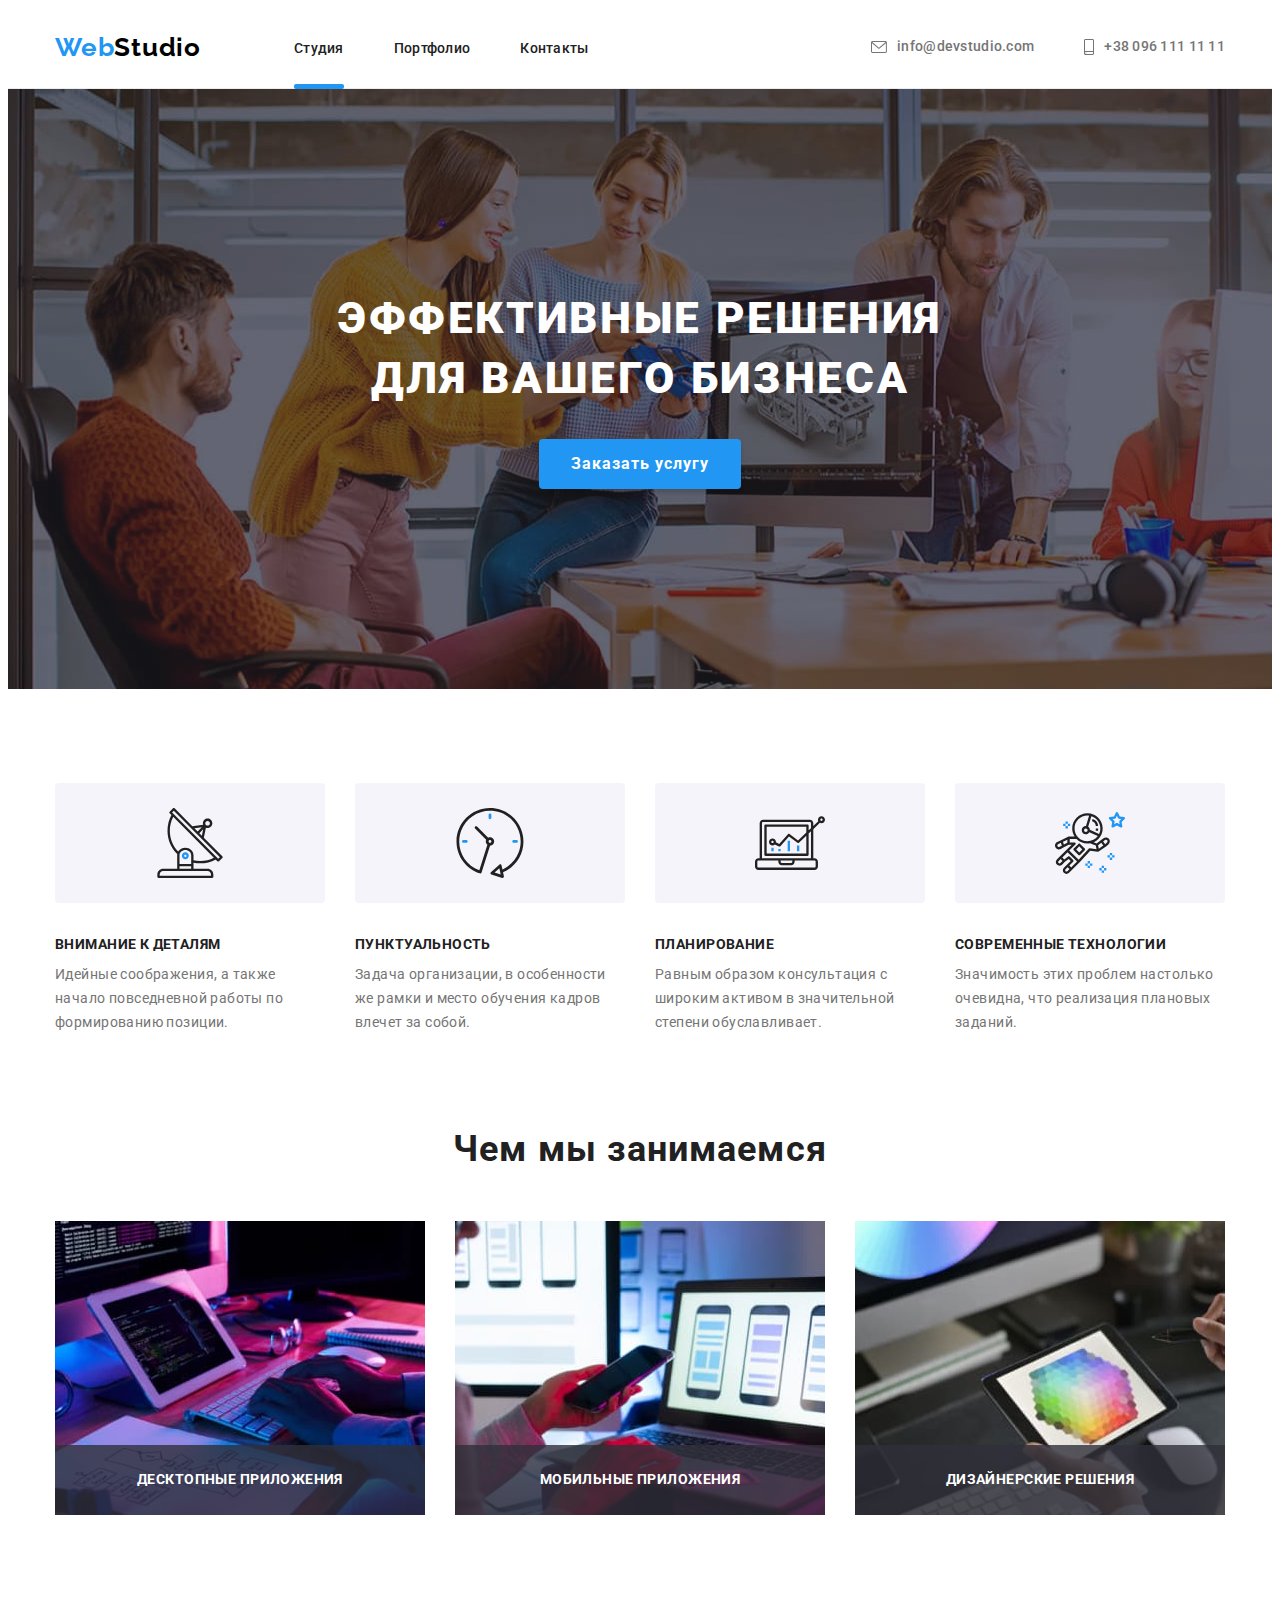
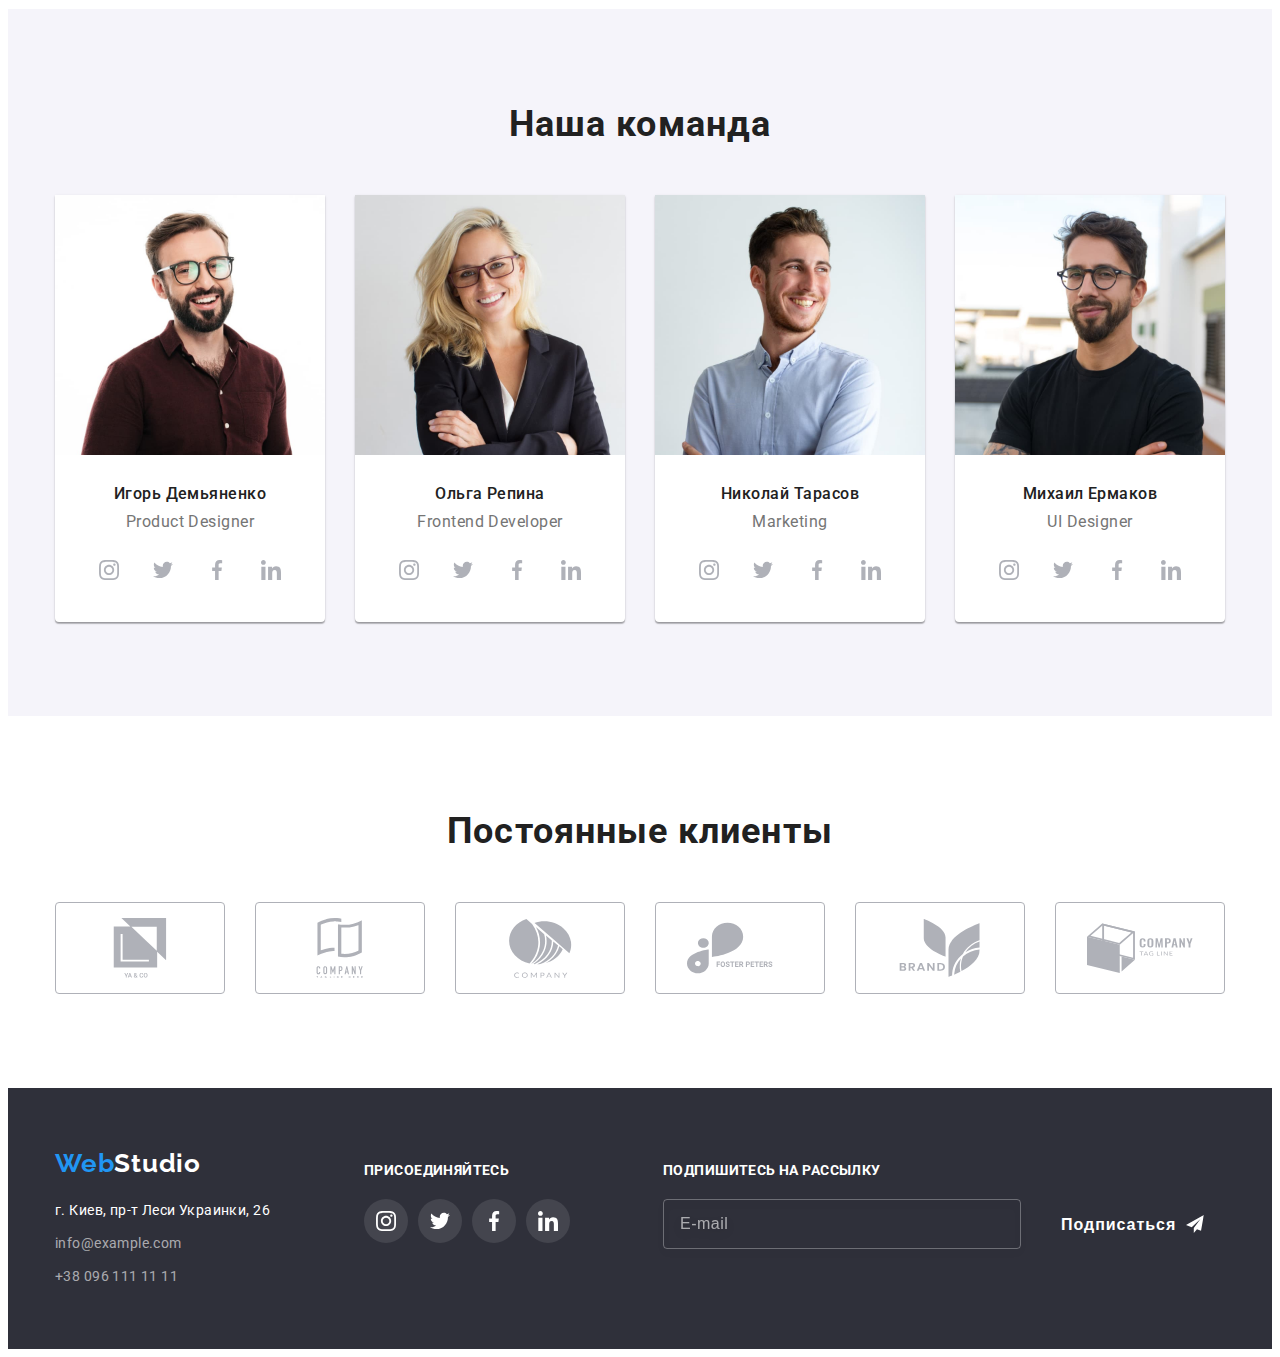
<file: index.html>
<!DOCTYPE html>
<html lang="ru">
  <head>
    <meta charset="UTF-8" />
    <meta http-equiv="X-UA-Compatible" content="IE=edge" />
    <meta name="viewport" content="width=device-width, initial-scale=1.0" />
    <title>webstudio</title>
    <link rel="preconnect" href="https://fonts.gstatic.com"/>
    <link href="https://fonts.googleapis.com/css2?family=Raleway:wght@700&family=Roboto:wght@400;500;700;900&display=swap" rel="stylesheet"/>
    <link rel="stylesheet" href="https://cdnjs.cloudflare.com/ajax/libs/modern-normalize/1.0.0/modern-normalize.min.css" integrity="sha512-ISS7cAi1PEhQ8jnbJpJZMd29NlhNj4AWYyLOSp2CE/CsHxTCu+r+t0D2yoJudVrd0/8fTVPUVDzY5Tvli75u/g==" crossorigin="anonymous" />   
    <link rel="stylesheet" href="./css/styles.css"/>
  </head>
  <body class="body">
      <!-- Хедер-->
    <header class="header">
            <div class="container header-cont">
                        <nav class="header-nav">
                            <a href="/index.html" lang="en" class="logo link link"><span class="logo-web">Web</span><span class="logo-studio">Studio</span></a>
                                <ul class="menu-list list">
                                    <li class="menu-item"><a class="menu-link link-active link menu-link-active" href="./index.html">Студия</a></li>
                                    <li class="menu-item"><a class="menu-link  link-active link" href="./portfolio.html">Портфолио</a></li>
                                    <li class="menu-item"><a class="menu-link  link-active link" href="">Контакты</a></li>
                                </ul>
                        </nav>
                                <ul class="contact-list list" >
                                    <li class="contact-item">
                                        <a class="mail-link link" href="mailto:info@devstudio.com">
                                        <svg class="mail-link-icon" widht="16" height="12">
                                            <use href="./images/icon.svg#envelope"></use>
                                       </svg>
                                       info@devstudio.com
                                     </a>
                                    </li>
                                    <li class="contact-item">
                                       
                                        <a class="tel-link link" href="tel:+380961111111">
                                             <svg class="tel-link-icon" widht="10" height="16">
                                            <use href="./images/icon.svg#smartphone"></use>
                                       </svg>
                                       +38 096 111 11 11
                                        </a>
                                        </li>
                                </ul>
            </div>
    </header>            
<!-- Hero section--> 
    <main class="main">
        <section class="hero ">
            <div class="container">
                    <h1 class="hero-title">Эффективные решения <br>для вашего бизнеса</h1>
                    <button class="hero-btn" type="button" data-modal-open >Заказать услугу</button>
            </div>       
        </section>
 <!-- Main section-->       
        <section class="basics ">
         <div class="container">
            <h2 hidden>Основы</h2>
            <ul class="basics-list list">
                <li class="basics-item">
                    <svg class="basics-item-icon" widht="70" height="70">
                        <use href="./images/icon.svg#antenna" ></use>
                   </svg>
                    <h3 class="basics-title">Внимание к деталям</h3>
                    <p class="basics-t-list">Идейные соображения, а также начало повседневной работы по формированию позиции.</p>
                </li>
                <li class="basics-item">
                    <svg class="basics-item-icon" widht="70" height="70" >
                        <use href="./images/icon.svg#clock" ></use>
                   </svg>
                    <h3 class="basics-title">Пунктуальность</h3>
                    <p class="basics-t-list">Задача организации, в особенности же рамки и место обучения кадров влечет за собой.</p>
                </li>
                <li class="basics-item">
                    <svg class="basics-item-icon" widht="70" height="70">
                        <use href="./images/icon.svg#diagram" ></use>
                   </svg>
                    <h3 class="basics-title">Планирование</h3>
                    <p class="basics-t-list">Равным образом консультация с широким активом в значительной степени обуславливает.</p>
                </li>
                <li class="basics-item">
                    <svg class="basics-item-icon" widht="70" height="70" >
                        <use href="./images/icon.svg#astronaut" ></use>
                    <h3 class="basics-title">Cовременные технологии</h3>
                    <p class="basics-t-list">Значимость этих проблем настолько очевидна, что реализация плановых заданий.</p>
                </li>
            </ul>
        </div>
        </section>
        <section class="classes">
            <div class="container">
                <h2 class="classes-title">Чем мы занимаемся</h2>
                                <ul class="classes-list list">
                                    <li class="classes-item">
                                        <img class="classes-img" src="./images/box 1.jpg" alt="разработчик набирает код" width="370" height="294"> 
                                        <p class="classes-job">Десктопные приложения</p>
                                    </li>
                                    <li class="classes-item">
                                        <img class="classes-img" src="./images/box 2.jpg" alt="разработчик выбирает дизайн" width="370" height="294">
                                        <p class="classes-job">Мобильные приложения </p>

                                    </li>                    
                                    <li class="classes-item">
                                        <img class="classes-img" src="./images/box 3.jpg" alt="разработчик вибирает цвет на планшете" width="370" height="294">
                                        <p class="classes-job">Дизайнерские решения</p>
                                    </li>                    
                                </ul>
            </div>        
        </section>
 <!-- team section-->     
        <section class="team ">
            <div class="container">
                <h2 class="team-title">Наша команда</h2>
                                <ul class="team-list list">
                                    <li class="team-item">
                                        <img class="team-img" src="./images/img (1).jpg" alt="Игорь Демьяненко" width="270" height="260">
                                        <div class="team-item-card">
                                            <h3 class="name-tile">Игорь Демьяненко</h3>
                                           <p class="position" lang="en">Product Designer</p> 
                    
                                         <ul class="team-item-icon list">
                                            <li class="team-list-icon">
                                                <a href="#" class="team-icon-link">
                                                    <svg class="team-icon"  >
                                                    <use href="./images/icon.svg#instagram" widht="20" height="20"></use>
                                                </a>
                                            </li>    
                                            <li>
                                                <a href="#" class="team-icon-link">
                                                    <svg class="team-icon" >
                                                    <use href="./images/icon.svg#twitter" widht="20" height="20"></use>
                                                </a>
                                            </li>
                                            <li>
                                                <a href="#" class="team-icon-link">                                            
                                                    <svg class="team-icon"  >
                                                    <use href="./images/icon.svg#facebook" widht="20" height="20"></use>
                                                </a>
                                            </li>    
                                            <li>
                                                <a href="#" class="team-icon-link">
                                                    <svg class="team-icon"  >
                                                    <use href="./images/icon.svg#linkedin" widht="20" height="20"></use>
                                                </a>
                                            </li>   
                                         </ul>
                                        </div>
                                    </li>     
                                    <li class="team-item">
                                    <img class="team-img" src="./images/img (2).jpg" alt="Ольга Репина" width="270" height="260">
                                    <div class="team-item-card">
                                       <h3 class="name-tile">Ольга Репина</h3>
                                        <p class="position" lang="en">Frontend Developer</p> 
                                        <ul class="team-item-icon list">
                                            <li class="team-list-icon">
                                                <a href="#" class="team-icon-link">
                                                    <svg class="team-icon"  >
                                                    <use href="./images/icon.svg#instagram" widht="20" height="20"></use>
                                                </a>
                                            </li>    
                                            <li>
                                                <a href="#" class="team-icon-link">
                                                    <svg class="team-icon" >
                                                    <use href="./images/icon.svg#twitter" widht="20" height="20"></use>
                                                </a>
                                            </li>
                                            <li>
                                                <a href="#" class="team-icon-link">                                            
                                                    <svg class="team-icon"  >
                                                    <use href="./images/icon.svg#facebook" widht="20" height="20"></use>
                                                </a>
                                            </li>    
                                            <li>
                                                <a href="#" class="team-icon-link">
                                                    <svg class="team-icon"  >
                                                    <use href="./images/icon.svg#linkedin" widht="20" height="20"></use>
                                                </a>
                                            </li>   
                                         </ul>
                                    </div>
                                    </li>   
                                    <li class="team-item">
                                        <img class="team-img" src="./images/img (3).jpg" alt="Николай Тарасов" width="270" height="260">
                                        <div class="team-item-card">
                                             <h3 class="name-tile">Николай Тарасов</h3>
                                             <p class="position" lang="en">Marketing</p>
                                             <ul class="team-item-icon list">
                                                <li class="team-list-icon">
                                                    <a href="#" class="team-icon-link">
                                                        <svg class="team-icon"  >
                                                        <use href="./images/icon.svg#instagram" widht="20" height="20"></use>
                                                    </a>
                                                </li>    
                                                <li>
                                                    <a href="#" class="team-icon-link">
                                                        <svg class="team-icon" >
                                                        <use href="./images/icon.svg#twitter" widht="20" height="20"></use>
                                                    </a>
                                                </li>
                                                <li>
                                                    <a href="#" class="team-icon-link">                                            
                                                        <svg class="team-icon"  >
                                                        <use href="./images/icon.svg#facebook" widht="20" height="20"></use>
                                                    </a>
                                                </li>    
                                                <li>
                                                    <a href="#" class="team-icon-link">
                                                        <svg class="team-icon"  >
                                                        <use href="./images/icon.svg#linkedin" widht="20" height="20"></use>
                                                    </a>
                                                </li>   
                                             </ul>
    
                                            </div>
                                        
                                    </li>
                                    <li class="team-item">
                                        <img class="team-img" src="./images/img (4).jpg" alt="Михаил Ермаков" width="270" height="260">
                                        <div class="team-item-card"> 
                                            <h3 class="name-tile">Михаил Ермаков</h3>
                                            <p class="position" lang="en">UI Designer</p>
                                            <ul class="team-item-icon list">
                                                <li class="team-list-icon">
                                                    <a href="#" class="team-icon-link">
                                                        <svg class="team-icon"  >
                                                        <use href="./images/icon.svg#instagram" widht="20" height="20"></use>
                                                    </a>
                                                </li>    
                                                <li>
                                                    <a href="#" class="team-icon-link">
                                                        <svg class="team-icon" >
                                                        <use href="./images/icon.svg#twitter" widht="20" height="20"></use>
                                                    </a>
                                                </li>
                                                <li>
                                                    <a href="#" class="team-icon-link">                                            
                                                        <svg class="team-icon"  >
                                                        <use href="./images/icon.svg#facebook" widht="20" height="20"></use>
                                                    </a>
                                                </li>    
                                                <li>
                                                    <a href="#" class="team-icon-link">
                                                        <svg class="team-icon"  >
                                                        <use href="./images/icon.svg#linkedin" widht="20" height="20"></use>
                                                    </a>
                                                </li>   
                                             </ul>
    
                                        </div>
                                       
                                    </li>     
                                </ul>    
            </div>
                      
        </section>
 <!--Client section--> 
        <section class="client">
            <div class="container">
                <h2 class="client-title"> Постоянные клиенты</h2>
                <ul class="client-list list">
                    <li class="client-item">
                        <a class="client-company-link link" href="">
                            <svg class="client-company-icon">
                                 <use href="./images/icon.svg#company1">                        </use>
                            </svg>                  
                        </a>
                    </li>
                    <li class="client-item">
                        <a class="client-company-link link" href="">
                            <svg class="client-company-icon">
                                 <use href="./images/icon.svg#company2">                        </use>
                            </svg>                  
                        </a>
                    </li>
                    <li class="client-item">
                        <a class="client-company-link link" href="">
                            <svg class="client-company-icon">
                                 <use href="./images/icon.svg#company3">                        </use>
                            </svg>                  
                        </a>
                    </li>
                    <li class="client-item">
                        <a class="client-company-link link" href="">
                            <svg class="client-company-icon">
                                 <use href="./images/icon.svg#company4">                        </use>
                            </svg>                  
                        </a>
                    </li>
                    <li class="client-item">
                        <a class="client-company-link link" href="">
                            <svg class="client-company-icon">
                                 <use href="./images/icon.svg#company5">                        </use>
                            </svg>                  
                        </a>
                    </li>
                    <li class="client-item">
                        <a class="client-company-link link" href="">
                            <svg class="client-company-icon">
                                 <use href="./images/icon.svg#company6">                        </use>
                            </svg>                  
                        </a>
                    </li>
                </ul>
            </div>
        </section>
    </main>
<!-- Footer section-->
    <footer class="footer"> 
       <div class="footer-container container">
                <div class="adress-container">
                    <a class="logo link curs-def" href="/index.html" lang="en"><span class="logo-web">Web</span><span class="logo-studio-footer">Studio</span></a>
                                    <address class="address">    
                                        <ul class="address-list list">
                                            <li class="address-item"><a class="address-map-link link curs-def" href="https://goo.gl/maps/7pndVip74J9iGfLh7" target="_blank" rel="noopener noreferrer">г. Киев, пр-т Леси Украинки, 26</a></li>
                                            <li class="address-item"><a class="address-mail-link link curs-def" href="mailto:info@example.com">info@example.com</a></li>
                                            <li class="address-item"><a class="address-tel-link link curs-def" href="tel:+380961111111">+38 096 111 11 11</a> </li>
                                        </ul>
                                    </address>
                </div>                    
                <div class="footer-join-container">
                                <h3 class="footer-join-title">Присоединяйтесь</h3>
                                <ul class="footer-join-item list">
                                    <li class="team-list-icon">
                                        <a href="#" class="team-icon-link team-join-icon-link">
                                            <svg class="team-icon team-join-icon "  >
                                            <use href="./images/icon.svg#instagram" widht="20" height="20"></use>
                                        </a>
                                    </li>    
                                    <li>
                                        <a href="#" class="team-icon-link team-join-icon-link">
                                            <svg class="team-icon team-join-icon" >
                                            <use href="./images/icon.svg#twitter" widht="20" height="20"></use></a>
                                    </li>
                                    <li>
                                        <a href="#" class="team-icon-link team-join-icon-link">                                            
                                            <svg class="team-icon team-join-icon"  >
                                            <use href="./images/icon.svg#facebook" widht="20" height="20"></use>
                                        </a>
                                    </li>    
                                    <li>
                                        <a href="#" class="team-icon-link team-join-icon-link">
                                            <svg class="team-icon team-join-icon"  >
                                            <use href="./images/icon.svg#linkedin" widht="20" height="20"></use>
                                        </a>
                                    </li>    
                                </ul>
                 </div>      
                 <div class="footer-send-container">
                    <h3 class="footer-send-title">Подпишитесь на рассылку</h3>
                    
                    <form class="footer-send-field">
                            <input type="text" name="user-email" class="footer-send-input"placeholder="E-mail">
                                        <button tupe="submit" class="footer-send-input-btn">
                                            Подписаться
                                            <svg class="footer-send-input-btn-icon">
                                                <use href="./images/icon.svg#icon-send"
                                        </button>
                    </form>
                    
     </div>      
                
       </div>
    </footer>
    <div class="backdrop is-hidden" data-modal>
        <div class="modal-window">
            <button   type="button" class="modal-window-btn" data-modal-close > 
                <svg class="modal-window-btn-icon">
                    <use href="./images/icon.svg#close" >
                    </use>
                </svg>
            </button>
        
        <form action="#" class="modal-form" _lpchecked="1">
            <p class="modal-form-header">Оставьте свои данные, мы вам перезвоним</p>
            <label class="modal-form-field">
                Имя
                <span class="modal-form-field-wrapper">
                    <input type="text" name="user-name" class="modal-form-input" required minlength="2">
                    <svg class="modal-form-icon" wight="18" height="18">
                    <use href="./images/icon.svg#person"></use>
                    </svg>
                </span>
            </label>
            <label class="modal-form-field">
                Телефон
                <span class="modal-form-field-wrapper">
                    <input type="tel" name="user-phone" class="modal-form-input" required pattern="[0-9]{3}-[0-9]{3}-[0-9]{2}-[0-9]{2}" title="096-236-67-94">
                             <svg class="modal-form-icon" wight="18" height="18">
                    <use href="./images/icon.svg#phone"></use>
                    </svg>
                </span>
            </label>
            <label class="modal-form-field">
                Почта
                <span class="modal-form-field-wrapper">
                    <input type="email" name="user-email" class="modal-form-input" required>
                    <svg class="modal-form-icon" wight="18" height="18">
                    <use href="./images/icon.svg#email"></use>
                    </svg>
                </span>
            </label>
            <label class="modal-form-field">
                Комментарий
                <textarea name="user-message" class="modal-form-message" placeholder="Введите текст" ></textarea>
            </label>
            <input type="checkbox" name="user-policy "class="modal-form-checkbox visually-hidden" id="checkbox-policy" required>
            <label for="checkbox-policy" class="modal-form-checkbox-policy">Соглашаюсь с рассылкой и принимаю 
                <a class="modal-form-checkbox-policy-link " href="#">Условия договора</a> 
            </label>
            <button type="submit" class="modal-form-btn">Отправить</button>
        </form>
        </div>
     </div>
       <script src="./js/modal.js"></script>  
  </body>
</html>
</file>
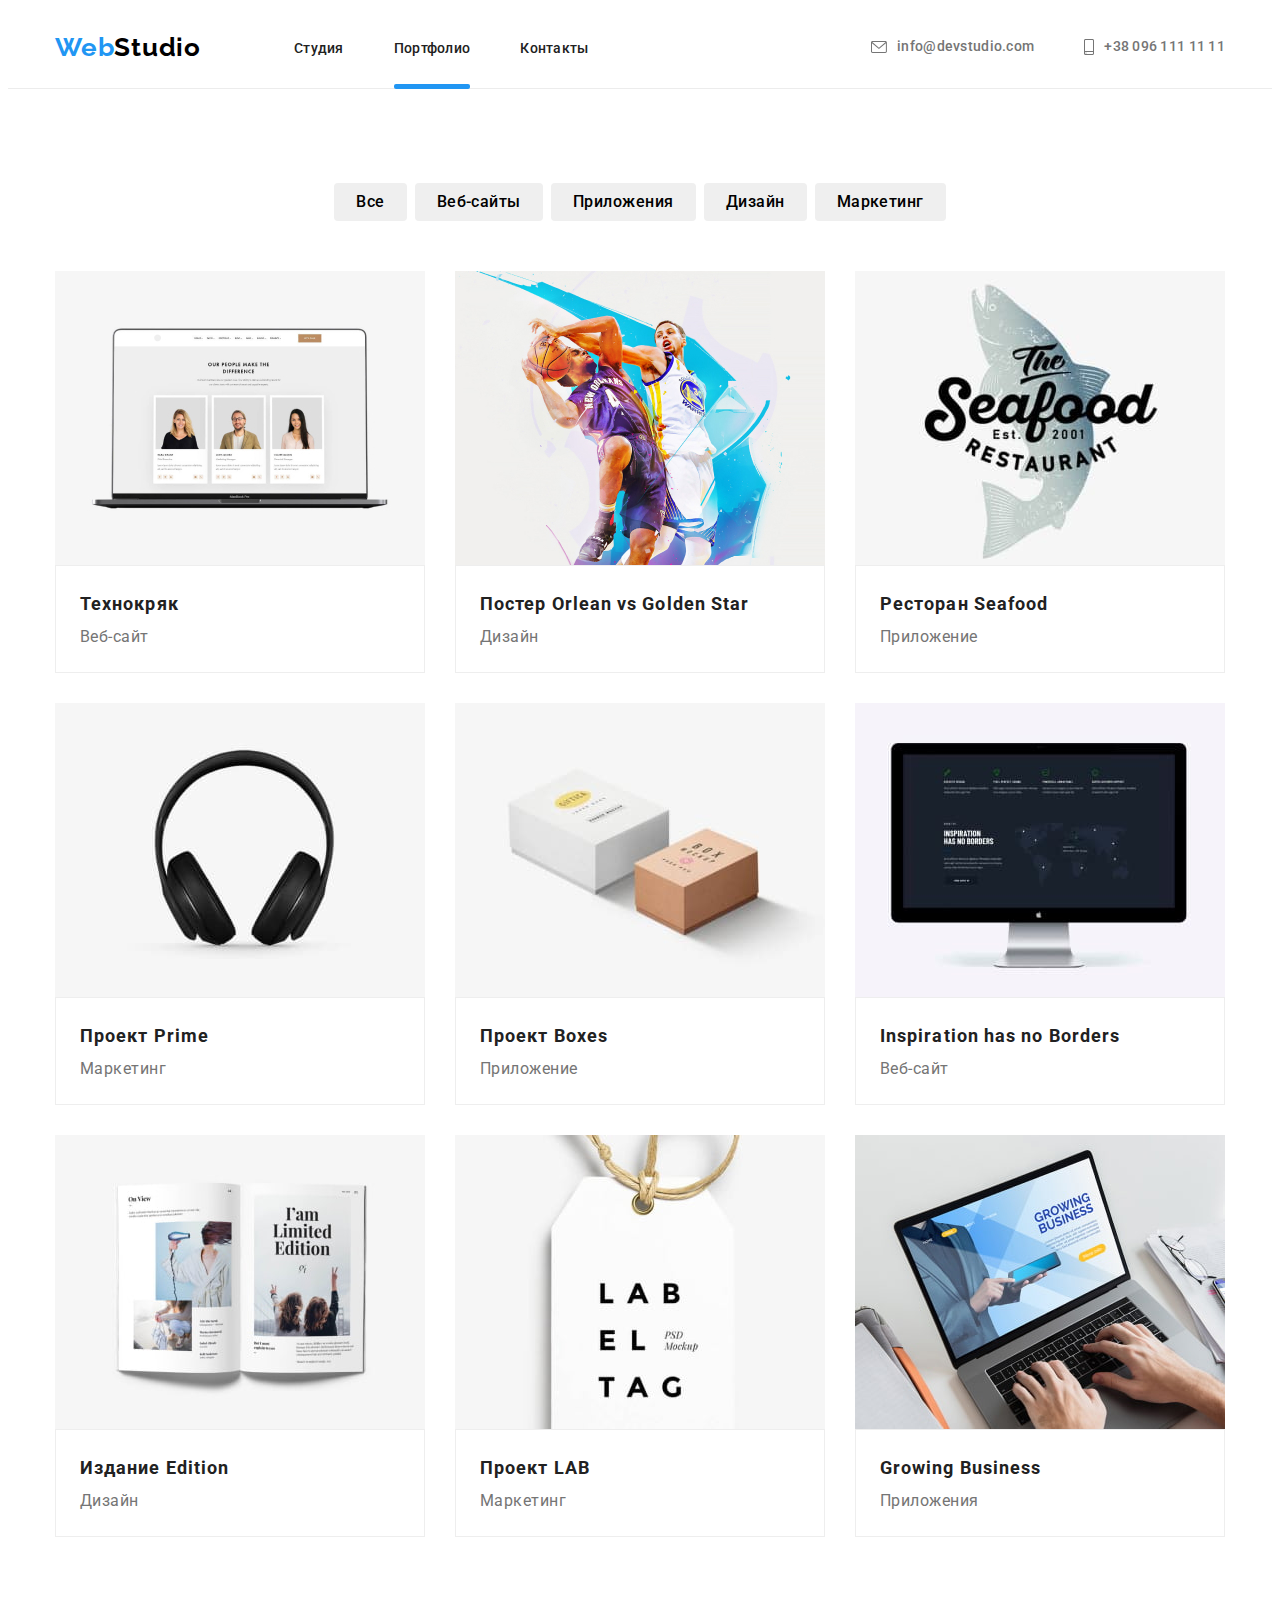
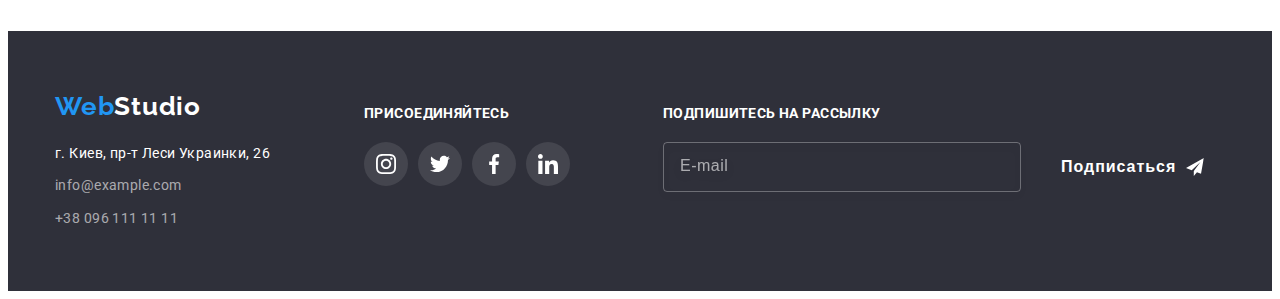
<file: portfolio.html>
<!DOCTYPE html>
<html lang="ru">
  <head>
    <meta charset="UTF-8" />
    <meta http-equiv="X-UA-Compatible" content="IE=edge" />
    <meta name="viewport" content="width=device-width, initial-scale=1.0" />
    <title>webstudio</title>
    <link rel="preconnect" href="https://fonts.gstatic.com"/>
    <link href="https://fonts.googleapis.com/css2?family=Raleway:wght@700&family=Roboto:wght@400;500;700;900&display=swap" rel="stylesheet"/>    
    <link rel="stylesheet" href="https://cdnjs.cloudflare.com/ajax/libs/modern-normalize/1.0.0/modern-normalize.min.css" integrity="sha512-ISS7cAi1PEhQ8jnbJpJZMd29NlhNj4AWYyLOSp2CE/CsHxTCu+r+t0D2yoJudVrd0/8fTVPUVDzY5Tvli75u/g==" crossorigin="anonymous" />
    <link rel="stylesheet" href="./css/styles.css"/>
  </head>
  <body class="body">
  <!-- Хедер-->
  <header class="header">
    <div class="container header-cont">
                <nav class="header-nav">
                    <a href="/index.html" lang="en" class="logo link link"><span class="logo-web">Web</span><span class="logo-studio">Studio</span></a>
                        <ul class="menu-list list">
                            <li class="menu-item"><a class="menu-link link" href="./index.html">Студия</a></li>
                            <li class="menu-item"><a class="menu-link link menu-link-active" href="./portfolio.html">Портфолио</a></li>
                            <li class="menu-item"><a class="menu-link link" href="">Контакты</a></li>
                        </ul>
                </nav>
                        <ul class="contact-list list" >
                            <li class="contact-item">
                                <a class="mail-link link" href="mailto:info@devstudio.com">
                                <svg class="mail-link-icon" widht="16" height="12">
                                    <use href="./images/icon.svg#envelope"></use>
                               </svg>
                               info@devstudio.com
                             </a>
                            </li>
                            <li class="contact-item">
                               
                                <a class="tel-link link" href="tel:+380961111111">
                                     <svg class="tel-link-icon" widht="10" height="16">
                                    <use href="./images/icon.svg#smartphone"></use>
                               </svg>
                               +38 096 111 11 11
                                </a>
                                </li>
                        </ul>
    </div>
</header>                  

    <main class="main">
        <section class="portfolio">
            <div class="container">
                <h1 hidden>портфолио</h1>
                    <ul class="filter-list list">
                        <li class="filter-item"> <button class="btn-all btn-total" type="button">Все</button></li>
                        <li class="filter-item"> <button class="btn-web btn-total" type="button">Веб-сайты</button></li>
                        <li class="filter-item"> <button class="btn-app btn-total"  type="button">Приложения</button></li>
                        <li class="filter-item"> <button class="btn-desing btn-total"  type="button">Дизайн</button></li>
                        <li class="filter-item"> <button class="btn-marketing btn-total" type="button">Маркетинг</button></li>
                    </ul>

                    <ul class="work-list list">
                        <li class="work-list-item">
                        <div class="work-card-overlay">
                            <img class="work-img" src="./images/port1.jpg" alt="На дисплеи в браузере указана страница с сотрудниками" width="370" height="294">
                            <p class="overlay-txt">Технокряк это современная площадка распространения коронавируса. Компании используют эту платформу для цифрового шпионажа и атак на защищённые сервера конкурентов.</p>
                        </div>   
                        <div class="work-item-card">
                             <h2 class="work-title">Технокряк</h2>
                            <p class="work-section">Веб-сайт</p>
                       </div> 
                           
                        </li>
                        <li class="work-list-item">
                            <div class="work-card-overlay">
                                <img class="work-img" src="./images/port2.jpg" alt="Два баскетболиста борются за мяч" width="370" height="294">
                                <p class="overlay-txt">Технокряк это современная площадка распространения коронавируса. Компании используют эту платформу для цифрового шпионажа и атак на защищённые сервера конкурентов.</p>
                            </div>  
                        <div class="work-item-card">
                            <h2 class="work-title">Постер <span lang="en">Orlean vs Golden Star</span> </h2>
                            <p class="work-section">Дизайн</p>
                      </div> 
                            
                        </li >
                        <li class="work-list-item">
                            <div class="work-card-overlay">
                            <img class="work-img" src="./images/port3.jpg" alt="'Эмблема ресторана" width="370" height="294">

                                <p class="overlay-txt">Технокряк это современная площадка распространения коронавируса. Компании используют эту платформу для цифрового шпионажа и атак на защищённые сервера конкурентов.</p>
                            </div>  
                        <div class="work-item-card">
                              <h2 class="work-title">Ресторан <span lang="en">Seafood</span> </h2>
                            <p class="work-section">Приложение</p>
                      </div>  
                          
                        </li>
                        <li class="work-list-item">
                            <div class="work-card-overlay">
                            <img class="work-img" src="./images/port4.jpg" alt="Наушники" width="370" height="294">
                                <p class="overlay-txt">Технокряк это современная площадка распространения коронавируса. Компании используют эту платформу для цифрового шпионажа и атак на защищённые сервера конкурентов.</p>
                            </div>  
                        <div class="work-item-card">
                            <h2 class="work-title">Проект <span lang="en">Prime</span> </h2>
                            <p class="work-section">Маркетинг</p>
                        </div>        
                            
                        </li>
                        <li class="work-list-item work-link-all">
                            <div class="work-card-overlay">
                                <img class="work-img" src="./images/port5.jpg" alt="Две коробки" width="370" height="294">
                                <p class="overlay-txt">Технокряк это современная площадка распространения коронавируса. Компании используют эту платформу для цифрового шпионажа и атак на защищённые сервера конкурентов.</p>
                            </div>  
                        <div class="work-item-card">
                            <h2 class="work-title">Проект <span lang="en">Boxes</span> </h2>
                            <p class="work-section">Приложение</p>
                      </div>     
                            
                        </li>
                        <li class="work-list-item">
                            <div class="work-card-overlay">
                            <img  class="work-img" src="./images/port6.jpg" alt="Монитор" width="370" height="294">

                                <p class="overlay-txt">Технокряк это современная площадка распространения коронавируса. Компании используют эту платформу для цифрового шпионажа и атак на защищённые сервера конкурентов.</p>
                            </div>  
                        <div class="work-item-card">
                            <h2 class="work-title" lang="en">Inspiration has no Borders</h2>
                            <p class="work-section">Веб-сайт</p>
                        </div>  
                            
                        </li>
                        <li class="work-list-item">
                            <div class="work-card-overlay">
                            <img class="work-img" src="./images/port7.jpg" alt="Журнал" width="370" height="294">
                                <p class="overlay-txt">Технокряк это современная площадка распространения коронавируса. Компании используют эту платформу для цифрового шпионажа и атак на защищённые сервера конкурентов.</p>
                            </div>  
                        <div class="work-item-card"> 
                            <h2 class="work-title" >Издание <span lang="en">Edition</span> </h2>
                            <p class="work-section">Дизайн</p>
                      </div>    
                        </li>

                        <li class="work-list-item">
                            <div class="work-card-overlay">
                            <img class="work-img" src="./images/port8.jpg" alt="Лейба" width="370" height="294">
                                <p class="overlay-txt">Технокряк это современная площадка распространения коронавируса. Компании используют эту платформу для цифрового шпионажа и атак на защищённые сервера конкурентов.</p>
                            </div>  
                        <div class="work-item-card">
                            <h2 class="work-title">Проект <span lang="en">LAB</span></h2>
                            <p class="work-section">Маркетинг</p>
                        </div>              
                        </li>

                        <li class="work-list-item">
                            <div class="work-card-overlay">
                                <img class="work-img" src="./images/port9.jpg" alt="Ноутбук" width="370" height="294">
                                <p class="overlay-txt">Технокряк это современная площадка распространения коронавируса. Компании используют эту платформу для цифрового шпионажа и атак на защищённые сервера конкурентов.</p>
                            </div>  
                        <div class="work-item-card">
                            <h2 class="work-title" lang="en">Growing Business</h2>
                            <p class="work-section">Приложения</p>
                       </div>     
                        </li>
                   
                    </ul>

            </div>
        </section>
    </main>
    
    <footer class="footer"> 
        <div class="footer-container container">
                 <div class="adress-container">
                     <a class="logo link curs-def" href="/index.html" lang="en"><span class="logo-web">Web</span><span class="logo-studio-footer">Studio</span></a>
                                     <address class="address">    
                                         <ul class="address-list list">
                                             <li class="address-item"><a class="address-map-link link curs-def" href="https://goo.gl/maps/7pndVip74J9iGfLh7" target="_blank" rel="noopener noreferrer">г. Киев, пр-т Леси Украинки, 26</a></li>
                                             <li class="address-item"><a class="address-mail-link link curs-def" href="mailto:info@example.com">info@example.com</a></li>
                                             <li class="address-item"><a class="address-tel-link link curs-def" href="tel:+380961111111">+38 096 111 11 11</a> </li>
                                         </ul>
                                     </address>
                 </div>                    
                 <div class="footer-join-container">
                                 <h3 class="footer-join-title">Присоединяйтесь</h3>
                                 <ul class="footer-join-item list">
                                     <li class="team-list-icon">
                                         <a href="#" class="team-icon-link team-join-icon-link">
                                             <svg class="team-icon team-join-icon "  >
                                             <use href="./images/icon.svg#instagram" widht="20" height="20"></use>
                                         </a>
                                     </li>    
                                     <li>
                                         <a href="#" class="team-icon-link team-join-icon-link">
                                             <svg class="team-icon team-join-icon" >
                                             <use href="./images/icon.svg#twitter" widht="20" height="20"></use></a>
                                     </li>
                                     <li>
                                         <a href="#" class="team-icon-link team-join-icon-link">                                            
                                             <svg class="team-icon team-join-icon"  >
                                             <use href="./images/icon.svg#facebook" widht="20" height="20"></use>
                                         </a>
                                     </li>    
                                     <li>
                                         <a href="#" class="team-icon-link team-join-icon-link">
                                             <svg class="team-icon team-join-icon"  >
                                             <use href="./images/icon.svg#linkedin" widht="20" height="20"></use>
                                         </a>
                                     </li>    
                                 </ul>
                  </div>      
                  <div class="footer-send-container">
                     <h3 class="footer-send-title">Подпишитесь на рассылку</h3>
                     
                     <form class="footer-send-field">
                             <input type="text" name="user-email" class="footer-send-input"placeholder="E-mail">
                                         <button tupe="submit" class="footer-send-input-btn">
                                             Подписаться
                                             <svg class="footer-send-input-btn-icon">
                                                 <use href="./images/icon.svg#icon-send"
                                         </button>
                     </form>
                     
      </div>      
                 
        </div>
     </footer>
   
    </body>
</html>
</file>
<file: css/styles.css>
/* NORMALIZE*/
html {
    box-sizing: border-box;
}
*,
*::before,
*::after {
    box-sizing: inherit;
}

h1,
h2,
h3,
h4,
h5,
h6,
p {
    margin-top: 0;
    margin-bottom: 0;
}
ul,
ol {
    margin-top: 0;
    margin-bottom: 0;
    padding-left: 0;
}
img {
    display: block;
}
.visually-hidden {
    position: absolute !important;
    clip: rect(1px 1px 1px 1px); /* IE6, IE7 */
    clip: rect(1px, 1px, 1px, 1px);
    padding: 0 !important;
    border: 0 !important;
    height: 1px !important;
    width: 1px !important;
    overflow: hidden;
  }
/*BODY SECTION*/
        .body {
            font-family: 'Roboto', sans-serif;
            font-style: normal;
            color: #212121;
            background: #FFFFFF;
        }

/*CONTEINER SECTION*/

        .conteiner {
            width: 1200px;
            padding-left: 15px;
            padding-right: 15px;
        }
/* HEADER SECTION*/
        .header {
            
            background: #FFFFFF;
            border-bottom: 1px solid #ECECEC; 
            padding-top: 24px;
            padding-bottom: 25px;
        }
        .container {
         
        width: 1200px;
       
        margin: 0 auto;
        padding-left: 15px;
        padding-right: 15px; 
        }
        .header-cont {
        
        display: flex;
        justify-content: space-between;
        align-items: center;
       
        }
        .header-nav {
            display: flex;
            align-items: center;
        }
        .contact-list {
            display: flex;
            align-items: center;
        }
        .logo {
        font-family: 'Raleway', sans-serif;
        font-weight: bold;
        font-size: 26px;
        line-height: 1.19;
        letter-spacing: 0.03em;
        margin-right: 93px;
        margin-bottom: 0;
        }
        .logo-web {
            color: #2196F3;
        }
        .logo-studio {
            color: #000000;
        }
        .menu-list {
            display: flex;
        
        }
          
        .menu-item:not(:last-child) {
            margin-right: 50px;
            
        }
        .menu-item {
            
        }
        .menu-link{
        
            position: relative;
        font-weight: 500;
        font-size: 14px;
        line-height: 1.14;
        letter-spacing: 0.02em;
        color: #212121;
        cursor: pointer;

        transition: color 250ms cubic-bezier(0.4, 0, 0.2, 1);
        }
        
        .menu-link:hover,
        .menu-link:focus {
            color: #2196F3;
        }
        .menu-link-active::after {
           
            position: absolute;
            content:'';
            left: 0;
            bottom: -33px;
            
            display: block;
            width: 100%;
            height: 5px;
            background-color: #2196F3;
                
            border-radius: 2px;

            transform: scaleX(0) ;
            transition: transform 250ms cubic-bezier(0.4, 0, 0.2, 1);
        }
        .menu-link-active::after 
        {
            transform: scaleX(1);
        }
        .contact-item {
            
        }
        .contact-item:not(:last-child) {
        margin-right: 50px;
        }

        .mail-link {
        align-items: center;
        display: flex;
        font-weight: 500;
        font-size: 14px;
        line-height: 1.14;
        letter-spacing: 0.02em;
        color: #757575;
        cursor: pointer;

        transition: color 250ms cubic-bezier(0.4, 0, 0.2, 1);
        }
        .mail-link:hover,
        .mail-link:focus {
            color: #2196F3;
        }
        .mail-link-icon {
            fill: currentColor;
            width: 16px;
            height: 12px;
            margin-right: 10px;

            transition: color 250ms cubic-bezier(0.4, 0, 0.2, 1);

        }
        .mail-link:hover .mail-link-icon,
        .mail-link:focus .mail-link-icon {
            color: #2196F3;}

        .tel-link {
            align-items: center;
            display: flex;
            font-weight: 500;
            font-size: 14px;
            line-height: 1.14;
            letter-spacing: 0.02em;
            color: #757575;
            cursor: pointer;
            }
        .tel-link:hover, 
        .tel-link:focus {
                color: #2196F3;
        }
        .tel-link-icon {
            fill: currentColor;
            width: 10px;
            height: 16px;
            margin-right: 10px;

            transition: color 250ms cubic-bezier(0.4, 0, 0.2, 1);

        }
        .tel-link:hover .tel-link-icon,
        .tel-link:focus .tel-link-icon {
            color: #2196F3;}

        .list {
            list-style: none;
        }
        .link {
        text-decoration: none;
        }
/*MAIN SECTION*/
        .main {}
/*HERO SECTION*/
        .hero {
            max-width: 1600px;
            margin-left: auto;
            margin-right: auto;
            padding-top: 200px;
            padding-bottom: 200px;
            background: #C4C4C4;
            background-size: cover;
            background-image: linear-gradient(
                rgba(47, 48, 58, 0.4),
                rgba(47, 48, 58, 0.4)),
            url(../images/hero.jpg);
        }
        .hero-title {
        font-weight: 900;
        font-size: 44px;
        line-height: 1.36;
        letter-spacing: 0.06em;
        text-transform: uppercase;
        margin-bottom: 30px;
        text-align: center;
        color: #FFFFFF;
        }
        .hero-btn {
        font-family: inherit;
        border-style: none;
        font-weight: bold;
        font-size: 16px;
        line-height: 1.88;
        display: flex;
        align-items: center;
        text-align: center;
        margin: auto;
        letter-spacing: 0.06em;
        cursor: pointer;
        color: #FFFFFF;
        padding: 10px 32px 10px 32px;
       
        background: #2196F3;
        box-shadow: 0px 4px 4px rgba(0, 0, 0, 0.15);
        border-radius: 4px;
         
        transition: background 250ms cubic-bezier(0.4, 0, 0.2, 1), 
        box-shadow 250ms cubic-bezier(0.4, 0, 0.2, 1),
        border-radius 250ms cubic-bezier(0.4, 0, 0.2, 1);

        }
        .hero-btn:hover,
        .hero-btn:focus {
            
            background: #188CE8;
            

        }

   
/*BASICS SECTION*/
        .basics { 
            padding-top: 94px;
            padding-bottom: 94px;
            
        }
    
        .basics-list {
           display: flex;
           justify-content: space-between;
        }
        .basics-item {
            
            align-items: center;
          width: 270px;  
        }
        .basics-item:not(:last-child) {
            margin-right: 30px;
        }
        .basics-item-icon {
            padding-top: 25px;
            padding-bottom: 25px;
            background: #F5F4FA;
            border-radius: 4px;
            width: 270px;
            height: 120px;
            margin-bottom: 30px;
            fill: currentColor;
        }
          
        .basics-title {
            font-weight: bold;
            font-size: 14px;
            line-height: 1.14;
            letter-spacing: 0.03em;
            text-transform: uppercase;
            margin-bottom: 10px;
        }
      
        .basics-t-list {

            font-weight: normal;
            font-size: 14px;
            line-height: 1.71;

            letter-spacing: 0.03em;
            
            color: #757575;
        }
/*CLASSES SECTION*/
        .classes {
            pagging-top: 94px;
            padding-bottom: 94px;
            
        }
    
        .classes-title {
                margin-bottom: 50px;
                font-weight: bold;
                font-size: 36px;
                line-height: 1.17;
                text-align: center;
                letter-spacing: 0.03em;

        }
        .classes-list {
            display: flex;
            flex-wrap: wrap;
            margin-top: -30px;
            margin-left: -30px;
        }
        .classes-item{ 
                  position: relative;
                  flex-basis: calc((100% - 90px) / 3);
                  margin-top: 30px;
                  margin-left: 30px;}
        
            .classes-img{
            
        }
        .classes-job {
            display: flex;
            align-items: center;
            justify-content: center;
            position: absolute;
            padding-top: 27px;
            padding-bottom: 27px;
            left: 0;
            bottom: 0;
            font-weight: bold;
            font-size: 14px;
            line-height: 1.14;
            text-align: center;
            letter-spacing: 0.03em;
            text-transform: uppercase;
            width: 100%;
            padding-left: auto;
            padding-right: auto;
            color: #FFFFFF;
            background-color: rgba(47, 48, 58, 0.8);
        }
/*TEAM SECTION*/
        .team {
            padding-top: 94px;
            padding-bottom: 94px;
            background: #F5F4FA;
           
        }
        .team-title{
            margin-bottom: 50px;
            font-weight: bold;
            font-size: 36px;
            line-height: 42px;
            text-align: center;
            letter-spacing: 0.03em;
        }
        .team-list {
            display: flex;
            flex-wrap: wrap;
              margin-top: -30px;
              margin-left: -30px;}
        .team-item {
            flex-basis: calc((100% - 120px) / 4);  
            margin-top: 30px;
                  margin-left: 30px;

                background: #FFFFFF;
                box-shadow: 0px 1px 3px rgba(0, 0, 0, 0.12), 0px 1px 1px rgba(0, 0, 0, 0.14), 0px 2px 1px rgba(0, 0, 0, 0.2);
                border-radius: 0px 0px 4px 4px;
        }
        
        .team-item-card {
            padding-top: 30px;
            padding-bottom: 30px;
            }

        .team-img {
       
        }
        .name-tile {
            margin-bottom: 10px;
            font-weight: 500;
            font-size: 16px;
            line-height: 1.18;
            text-align: center;
            letter-spacing: 0.03em;
        }
        .position {
            font-weight: normal;
            font-size: 16px;
            line-height: 1.18;
            text-align: center;
            letter-spacing: 0.03em;
            margin-bottom: 16px;
            color: #757575;
        }

        .team-item-icon {
            display:flex;
            width: 206px;
            margin: 0 auto;
            justify-content: space-between;
            
        }
        .team-list-icon {

        }
        .team-icon-link {
            display: flex;
            justify-content: center;
            align-items: center;
            width: 44px;
            height: 44px;
            border-radius: 50%;

            transition: background-color 250ms cubic-bezier(0.4, 0, 0.2, 1);

                    }
        .team-icon-link:hover,
        .team-icon-link:focus {
            background-color: #2196F3;
        }             
        .team-icon {
            fill: #afb1b8;
            width: 20px;
            height: 20px;
            transition: fill 250ms cubic-bezier(0.4, 0, 0.2, 1);

        }
        .team-icon-link:hover .team-icon,
        .team-icon-link:focus .team-icon {
        
        fill: #FFFFFF;
        }
/*CLIENT SECTION*/
        .client {
            padding-top: 94px;
            padding-bottom: 94px;
        }
        .client-title {
            font-weight: bold;
            font-size: 36px;
            line-height: 1.17;
            text-align: center;
            letter-spacing: 0.03em;
            margin-bottom: 50px;
        }
        .client-list {
            display: flex;
            justify-content: space-between;
        }
        .client-item {
            
            width: 170px;
            height: 92px;
           
        }
        

        .client-company-link { 
            display: flex;
            justify-content: center;
            align-items: center;
            border: 1px solid #AFB1B8;
            box-sizing: border-box;
            border-radius: 4px;
            cursor: pointer;
            width: 100%;
            height: 100%;

            transition: border 250ms cubic-bezier(0.4, 0, 0.2, 1),
            box-sizing 250ms cubic-bezier(0.4, 0, 0.2, 1),
            border-radius 250ms cubic-bezier(0.4, 0, 0.2, 1);

        }
       

        .client-company-link:hover,
        .client-company-link:focus {
            border: 1px solid #2196F3;
            box-sizing: border-box;
            border-radius: 4px;
        }
        .client-company-icon {
            fill: #AFB1B8;
            width: 106px;
            height: 60px;
    
            transition: fill 250ms cubic-bezier(0.4, 0, 0.2, 1);
    
            }
        .client-company-link:hover .client-company-icon,
        .client-company-link:focus .client-company-icon {
            fill: #2196F3;
        }
        
/*FOOTER SECTION*/
        .footer {
            padding-top: 60px;
            padding-bottom: 60px;
            background: #2F303A;
        }
        
        .address {margin-top: 20px;    }
        .address-list {font-style: normal;}
        .address-item:not(:last-child){
            margin-bottom: 9px;}
        .address-map-link {
            font-weight: normal;
        font-size: 14px;
        line-height: 1.71;
        letter-spacing: 0.03em;
        color: #FFFFFF;
        cursor: default;
        }
        .curs-def {
            cursor: default;
               }
        .address-mail-link{
            font-weight: normal;
            font-size: 14px;
            line-height: 1.71;
            letter-spacing: 0.03em;
            color: rgba(255, 255, 255, 0.6);

        }
        .address-tel-link {
            font-weight: normal;
            font-size: 14px;
            line-height: 1.71;
            letter-spacing: 0.03em;
            color: rgba(255, 255, 255, 0.6);
        }

        .logo-studio-footer {
            color: #FFFFFF;
        }
        .footer-join-container {
            padding-top: 15px;
            margin-right: 93px;
        }
        .footer-join-item {
            display:flex;
            width: 206px;
            margin: 0 auto;
            justify-content: space-between;
        }
        .footer-container {
            display: flex;
            justify-content: flex-start;
            
        }
        .footer-join-title {
            font-weight: bold;
            font-size: 14px;
            line-height: 1.14;
            letter-spacing: 0.03em;
            text-transform: uppercase;
            margin-bottom: 20px;
            color: #FFFFFF;
        }
        .footer-send-container{

            padding-top: 15px;
        }
        .footer-send-field {
            display: flex;
            align-items: center;
        }
        .footer-send-title {
            font-weight: bold;
            font-size: 14px;
            line-height: 1.14;
            letter-spacing: 0.03em;
            text-transform: uppercase;
            margin-bottom: 20px;
            color: #FFFFFF;}
        .footer-send-input {
            
            width: 358px;
            height: 50px;
            border: 1px solid rgba(255, 255, 255, 0.3);
            box-sizing: border-box;
            filter: drop-shadow(0px 4px 4px rgba(0, 0, 0, 0.15));
            border-radius: 4px;
            background-color: transparent;
            margin-right: 12px; 
            padding-left: 16px;
            color: rgba(255, 255, 255, 0.6);
            ;
        }
        .footer-send-input:focus
        {   outline: none;
            border-color:rgba(255, 255, 255, 0.3)
        }
        .footer-send-input::placeholder {
            font-weight: normal;
            font-size: 16px;
            line-height: 1.25;
           background-color: transparent;
            
            letter-spacing: 0.03em;

            color: rgba(255, 255, 255, 0.6);}

        .footer-send-input-btn {
            
            font-weight: bold;
            font-size: 16px;
            line-height: 1.19;
            display: flex;
            align-items: center;
            text-align: center;
            letter-spacing: 0.06em;
            background-color:transparent;
            color: #FFFFFF;
            width: 200px;
            height: 50px;
            padding: 10px 29px 10px 28px;
            border-radius: 4px;
            border-style: none;
            transition:  background 250ms cubic-bezier(0.4, 0, 0.2, 1),
            box-shadow 250ms cubic-bezier(0.4, 0, 0.2, 1),
            border-radius 250ms cubic-bezier(0.4, 0, 0.2, 1);
        }
        .footer-send-input-btn:hover,
        .footer-send-input-btn:focus {
            background: #2196F3;
            box-shadow: 0px 4px 4px rgba(0, 0, 0, 0.15);
            border-radius: 4px;
        }
        .footer-send-input-btn-icon {
            width: 24px;
            height: 24px;
            margin-left: 10px;
        }


        .adress-container {
            margin-right: 70px;

        }
        .team-join-icon-link {
            background-color: rgba(255, 255, 255, 0.1);
        }
        .team-join-icon {
            fill: #FFFFFF;
        }
/*PORTFOLIO SECTION*/ 
/*FILTER SECTION*/
        .portfolio {
            padding-top: 94px;
            padding-bottom: 94px;
        }
        .filter-list {
            display: flex;
           justify-content: center;
           margin-bottom: 50px;
        }
        .filter-item:not(:last-child) {
            margin-right: 8px;
           
        

        }
        .btn-total { 
            
            font-family: inherit;
            padding: 6px 22px 6px 22px;
            border-radius: 4px;  
            font-weight: 500;
            font-size: 16px;
            line-height: 1.62;
            text-align: center;
            letter-spacing: 0.03em;
            cursor: pointer;
            border: none;
            transition:  box-shadow 250ms cubic-bezier(0.4, 0, 0.2, 1),
            background 250ms cubic-bezier(0.4, 0, 0.2, 1),
            color 250ms cubic-bezier(0.4, 0, 0.2, 1);

            
        }
        .btn-total:hover,
        .btn-total:focus {
            color: #FFFFFF;
            background: #2196F3;
            box-shadow: 0px 3px 1px rgba(0, 0, 0, 0.1),
            0px 1px 2px rgba(0, 0, 0, 0.08),
             0px 2px 2px rgba(0, 0, 0, 0.12);
            
            border-radius: 4px;
        }
        .btn-all {}
        .btn-web {}
        .btn-app {}
        .btn-desing {}
        .btn-marketing {}

        /*WORK-LIST SECTION*/
        .work-list {
            display: flex;
            flex-wrap: wrap;
            margin-top: -30px;
            margin-left: -30px;
        }
        .work-list-item{
            flex-basis: calc((100% - 90px) / 3);  
            margin-top: 30px;
            margin-left: 30px;
            transition: background 250ms cubic-bezier(0.4, 0, 0.2, 1),
            box-shadow 250ms cubic-bezier(0.4, 0, 0.2, 1),
            box-sizing 250ms cubic-bezier(0.4, 0, 0.2, 1);

       
        }
        .work-list-item:hover,
        .work-list-item:focus {
            
            background: #FFFFFF;
            
            box-sizing: border-box;
            box-shadow: 0px 1px 1px rgba(0, 0, 0, 0.12), 0px 4px 4px rgba(0, 0, 0, 0.06), 1px 4px 6px rgba(0, 0, 0, 0.16);
        }
        .work-item-card {
            padding: 20px 24px;
            background: #FFFFFF;
            border: 1px solid #EEEEEE;
            box-sizing: border-box;
        }   
        .work-card-overlay {
            position: relative;
            overflow: hidden;

        }
        .overlay-txt {
            position: absolute;
            display: flex;
            justify-content: center;
            align-items: center;
            width: 100%;
            height: 100%;
            top: 0;
            left: 0;
            overflow:auto;


            font-weight: normal;
            font-size: 18px;
            line-height: 1.55;
            padding: 63px 24px;
            letter-spacing: 0.03em;
            background-color:  rgba(33, 150, 243, 0.9);
            color: #FFFFFF;

            transform: translateY(100%);
            transition: transform 250ms linear;
        }
        .work-card-overlay:hover .overlay-txt,
        .work-card-overlay:focus .overlay-txt {
            transform: translateY(0%);
        }




        .work-link-all {}
        .work-link-marketing {}
        .work-link-app {}
        .work-link-desing {}
        .work-link-web {}
        .work-img {}
        .work-title {
            font-weight: bold;
        font-size: 18px;
        line-height: 2;
        letter-spacing: 0.06em;
        }
        .work-section {
        font-weight: normal;
        font-size: 16px;
        line-height: 1.87;
        letter-spacing: 0.03em;

        color: #757575;
        }
/*BACKDROP SECTION*/
.backdrop {
    position: fixed;
    top: 0;
    left: 0;
    width: 100%;
    height: 100%;
    background-color: rgba(0, 0, 0, 0.2);
    z-index: 100;
    
    opacity: 1;
    visibility: visible;
    pointer-events: auto;

    transition: opacity 250ms linear, visibility 250ms linear;

}
.is-hidden{
    opacity: 0;
    visibility: hidden;
    pointer-events: none;
}

.modal-window {
    position: absolute;
    top: 50%;
    left: 50%;
    transform: translate(-50%, -50%);
    width: 528px;
    height: 581px;
    background-color: #FFFFFF;
    box-shadow: 0px 1px 3px rgba(0, 0, 0, 0.12), 0px 1px 1px rgba(0, 0, 0, 0.14), 0px 2px 1px rgba(0, 0, 0, 0.2);
    border-radius: 4px;
    padding: 40px;
}
.modal-window-btn{
    position: absolute;
    display: flex;
    align-items: center;
    justify-content: center;
    top: 8px;
    right: 8px;
    width: 30px;
    height: 30px;
    background-color: transparent;
    border: 1px solid rgba(0, 0, 0, 0.1);
    border-radius: 50%;
    cursor: pointer;
    padding: 10px 10px;
    transition:  fill 250ms cubic-bezier(0.4, 0, 0.2, 1);
    
    
    }
    .modal-window-btn:hover,
    .modal-window-btn:focus 
    {
        fill: #2196F3;
        
    }
.modal-window-btn-icon{
    display: block;
    width: 18px;
    height: 18px;
    

/*FORM SECTION*/
.modal-form {
    display: flex;
    flex-direction: column;
}
.modal-form-header{
    font-family: inherit;
    font-weight: bold;
    font-size: 20px;
    line-height: 1.15;
    text-align: center;
    letter-spacing: 0.03em;
    
}
.modal-form-field{
    margin-top: 10px;
    font-weight: normal;
    font-size: 12px;
    line-height: 1.17;
      letter-spacing: 0.01em;
    
    color: #757575;
}
.modal-form-field-wrapper{
    position: relative;
    display: block;
    margin-top: 4px;
}
.modal-form-input{
    width: 100%;
    height: 40px;
    border: 1px solid rgba(33, 33, 33, 0.2);
    box-sizing: border-box;
    border-radius: 4px;
    cursor: pointer;
    padding-left: 42px;
    transition:  border-color 250ms cubic-bezier(0.4, 0, 0.2, 1);
    
}
.modal-form-input:focus{
    border-color: #2196F3;
    outline: none; 
}
.modal-form-icon{
    position: absolute;
    top: 50%;
    left: 12px;
    width: 18px;
    height: 18px;
    display: block;
    transform: translateY(-50%);
    transition:  fill 250ms cubic-bezier(0.4, 0, 0.2, 1);
    
}
.modal-form-input:focus + .modal-form-icon{
 fill: #2196F3;
}
/*.modal-form-input:required:focus:invalid{
    border-color: red;
}*/
.modal-form-message{
    display: block;
    width: 100%;
    height: 120px;
    border: 1px solid rgba(33, 33, 33, 0.2);
    box-sizing: border-box;
    border-radius: 4px;
    margin-bottom: 20px;
    resize: none;
    padding: 12px 16px;
    margin-top: 4px;
    transition:  border-color 250ms cubic-bezier(0.4, 0, 0.2, 1);
}
.modal-form-message:focus{
    border-color: #2196F3;
    outline: none; }

.modal-form-message::placeholder {
    font-weight: normal;
    font-size: 12px;
    line-height: 1.17;
    letter-spacing: 0.01em;

    color: rgba(117, 117, 117, 0.5);
}
.modal-form-checkbox{

}

.modal-form-checkbox-policy{
    font-weight: normal;
    font-size: 14px;
    line-height: 24px;

    letter-spacing: 0.03em;

    color: #757575;
    margin-bottom: 30px;
}
.modal-form-checkbox-policy::before{
 display: inline-block;
 content: "";
 width: 18px;
 height: 18px;
 border: 2px solid #212121;
 border-radius: 3px;
 margin-left: 8.38px;
 margin-right: 8.38px;
 vertical-align: middle;
}
.modal-form-checkbox:checked + .modal-form-checkbox-policy::before{
background-repeat: no-repeat;
background-size: cover; 
background-image: url("../images/check.svg");
border-color: #2196F3;
background-color: #2196F3;}

.modal-form-checkbox:focus + .modal-form-checkbox-policy::before{
    
    border-color: #2196F3;
    }

.modal-form-checkbox-policy-link{
            font-weight: normal;
        font-size: 14px;
        line-height: 1.7;

        letter-spacing: 0.03em;
        text-decoration-line: underline;

        color: #2196F3;
}
.modal-form-btn{
        border-style: none;
        font-weight: bold;
        width: 200px;
        height: 50px;
        font-size: 16px;
        line-height: 1.89;
        display: flex;
        align-items: center;
        text-align: center;
        letter-spacing: 0.06em;
        background-color: #2196F3;
        box-shadow: 0px 4px 4px rgba(0, 0, 0, 0.15);
        border-radius: 4px;
        margin: 0 auto;
        padding: 10px 55px 10px 56px;
        color: #FFFFFF;
        cursor: pointer;
        transition: background-color 250ms cubic-bezier(0.4, 0, 0.2, 1);

}
.modal-form-btn:hover,
.modal-form-btn:focus {
        background-color: #188CE8;}
</file>
